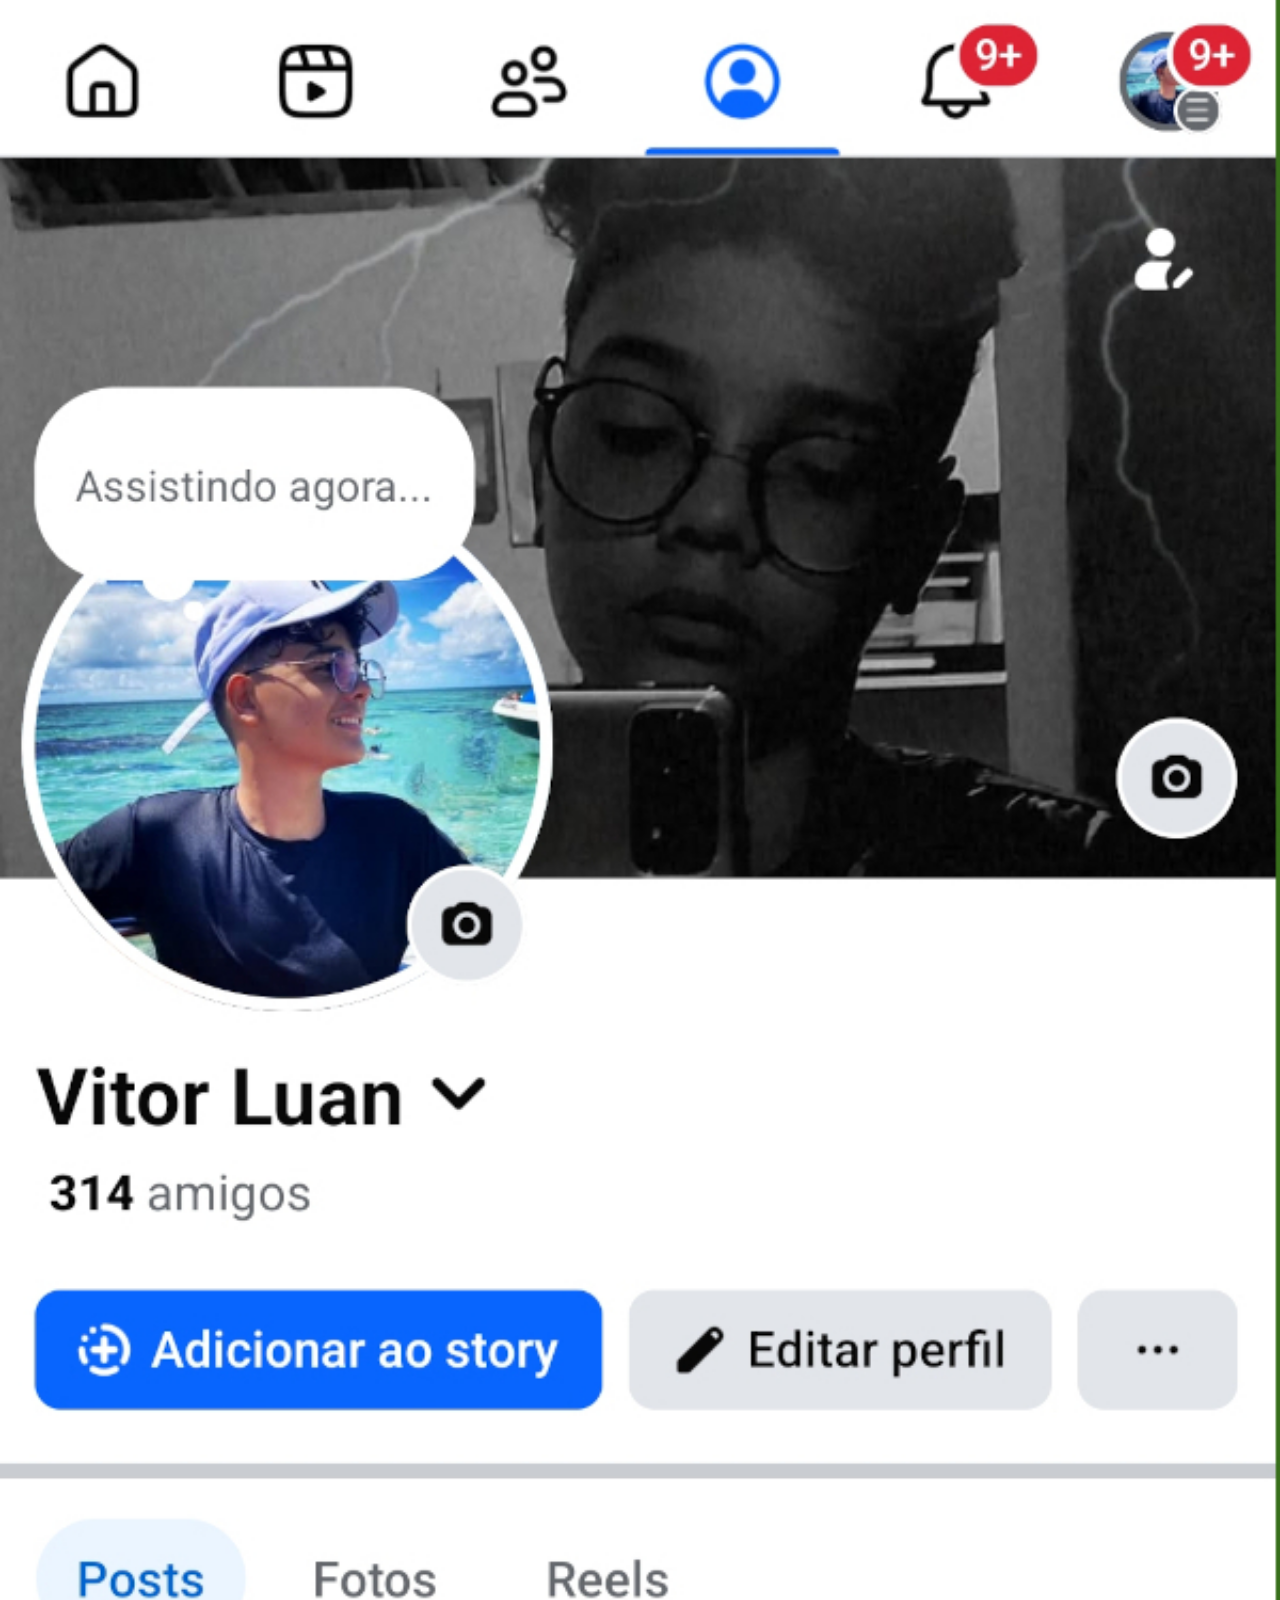
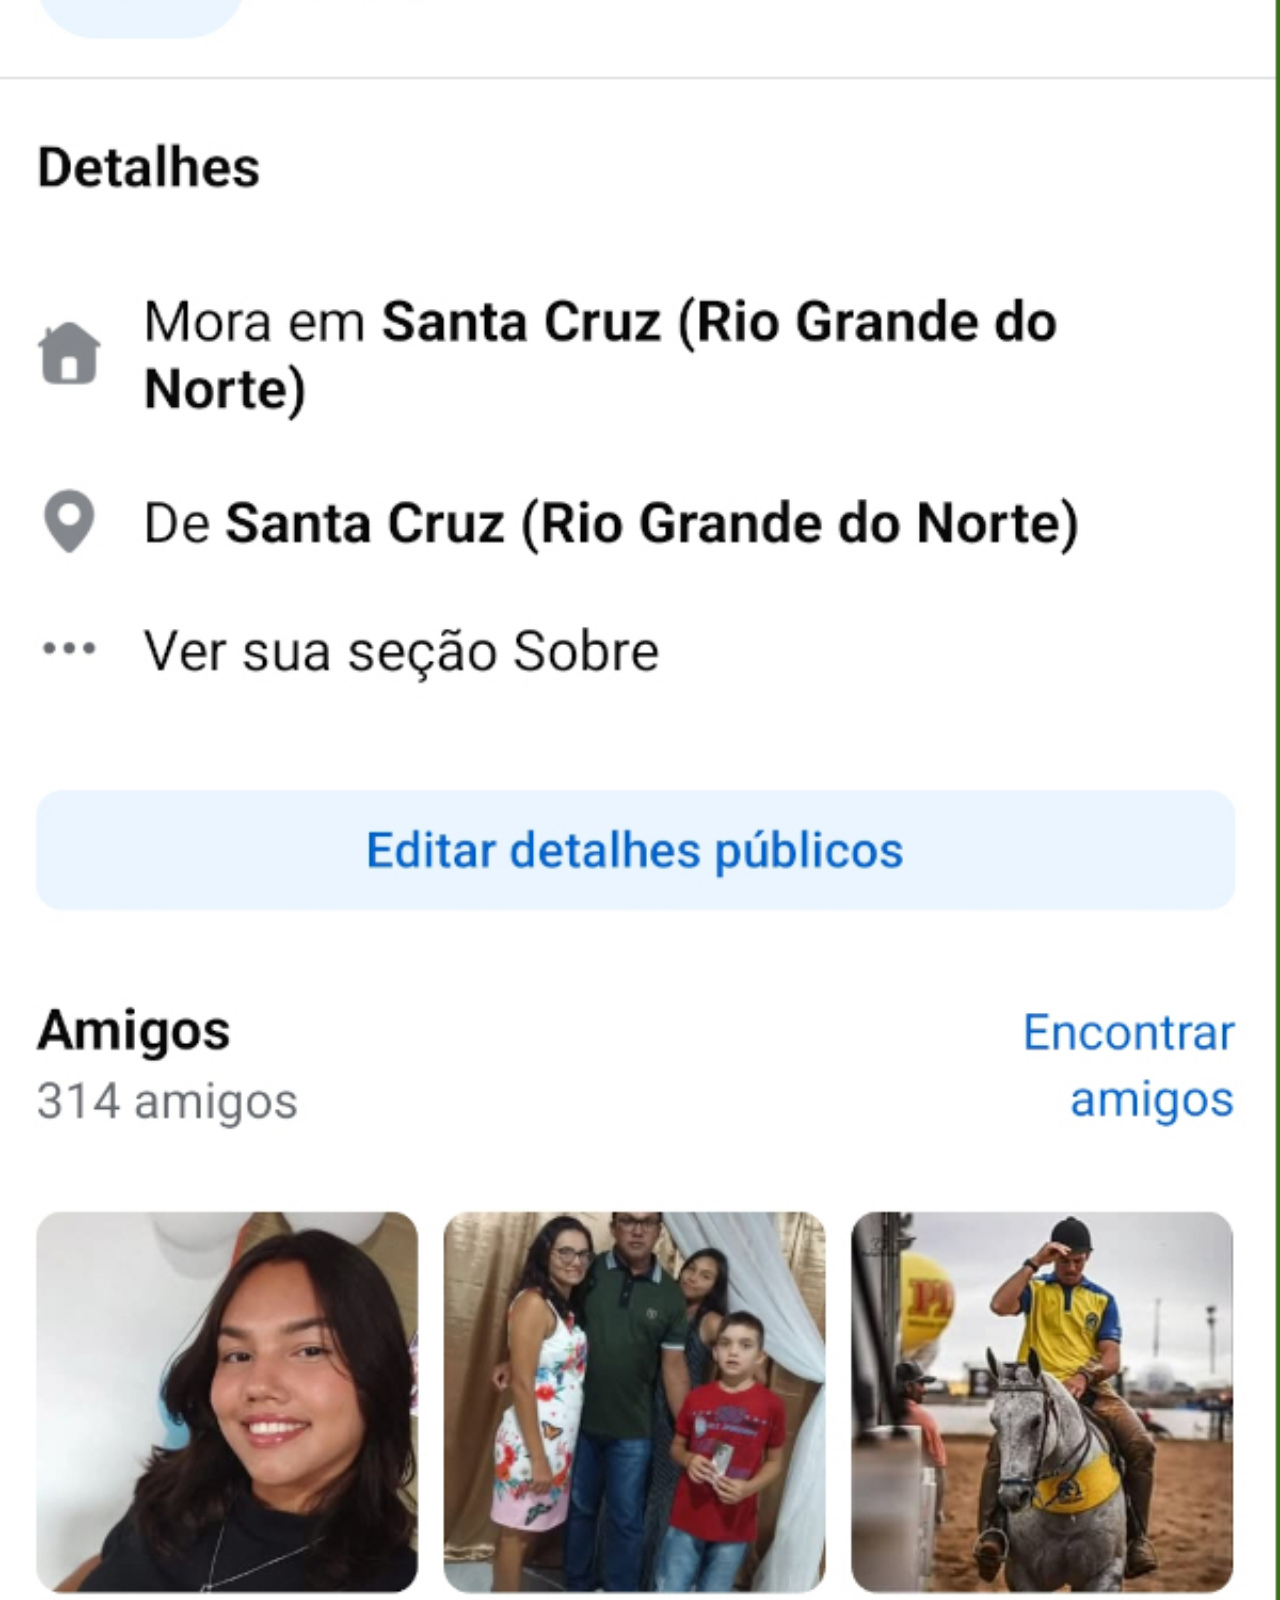
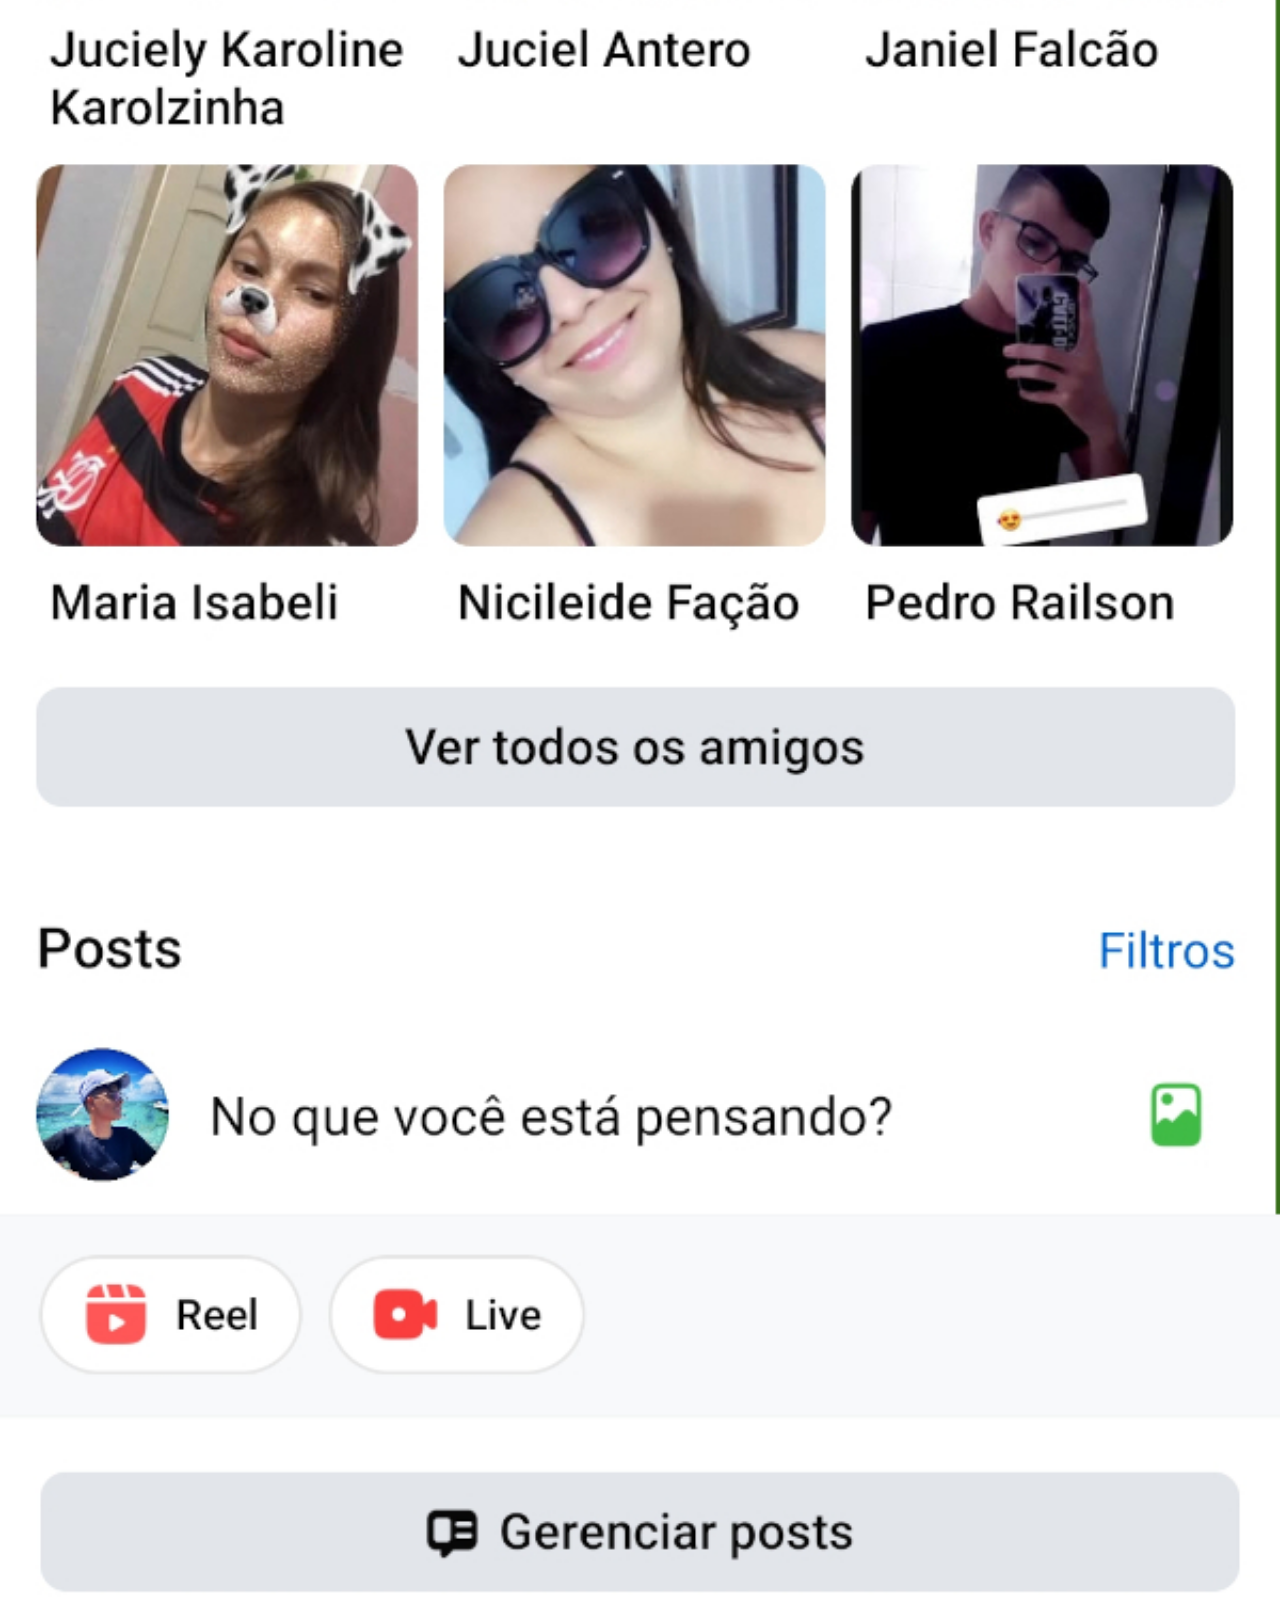
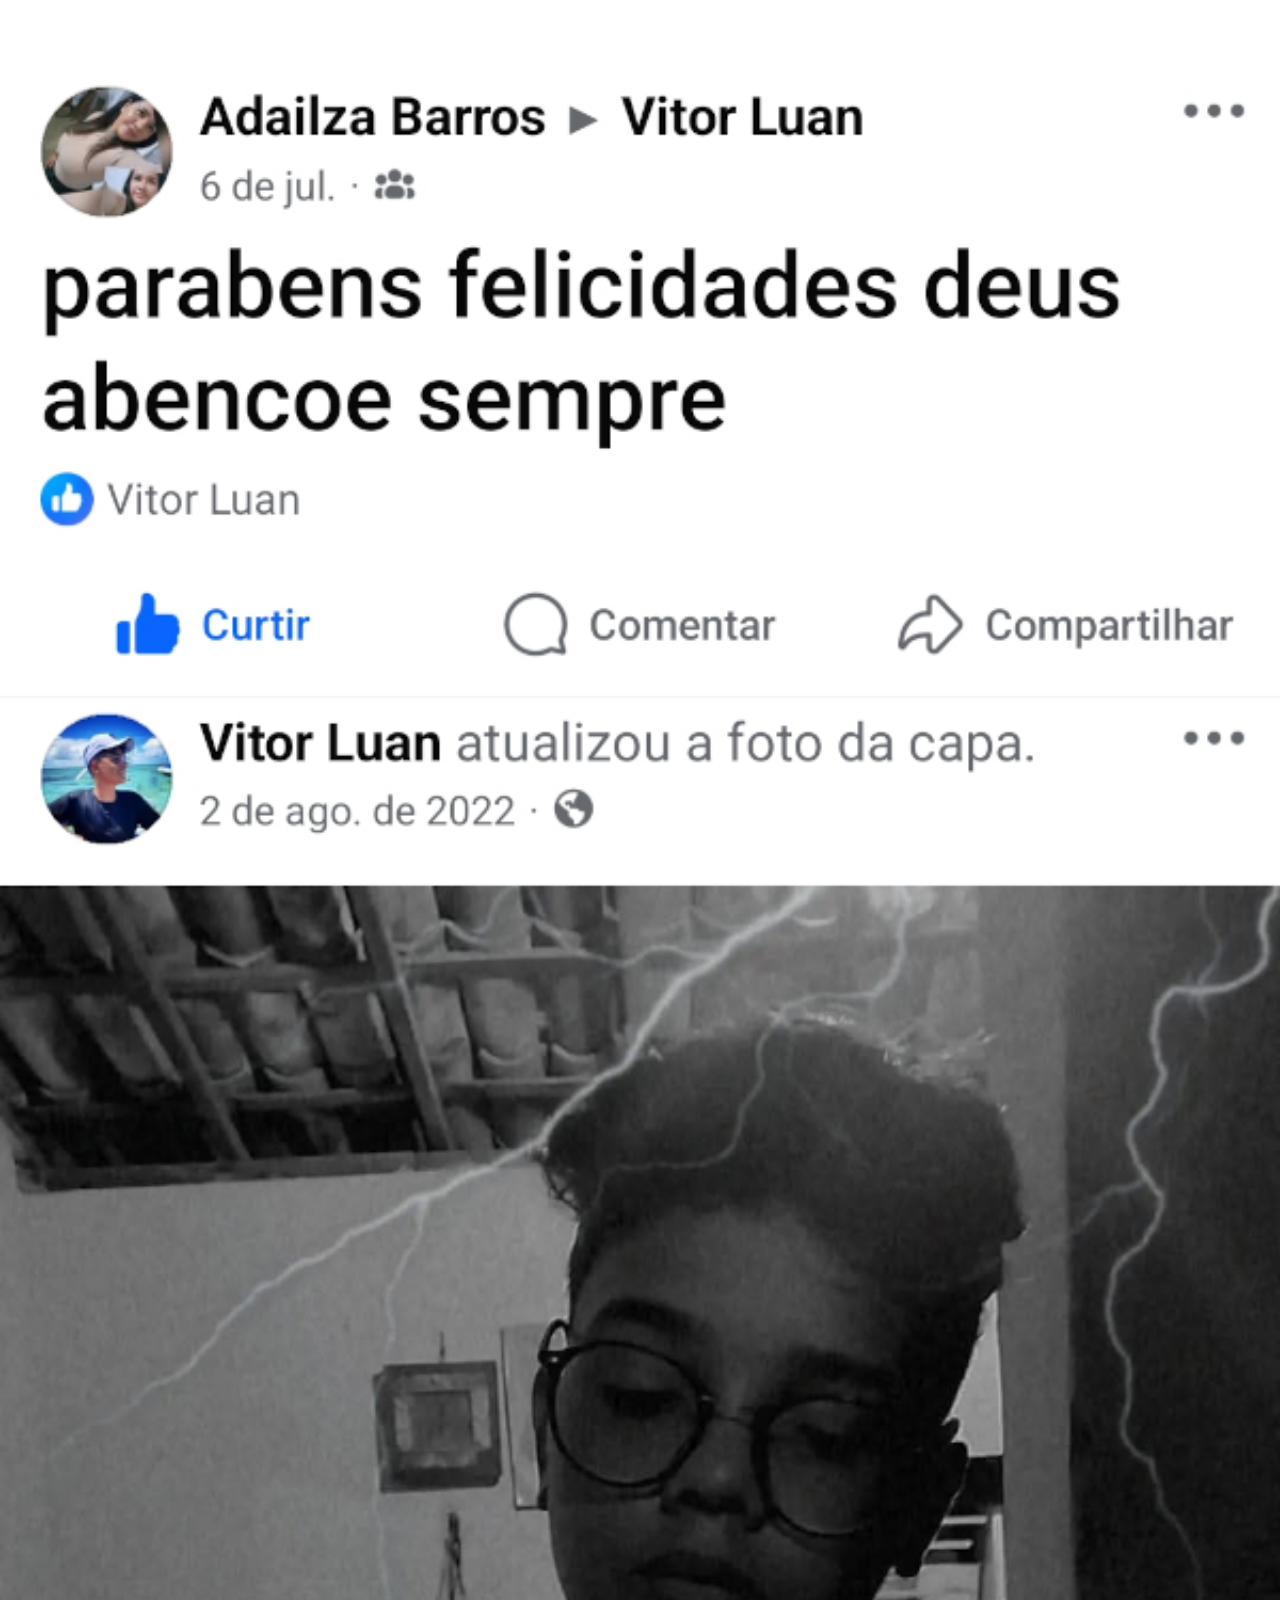
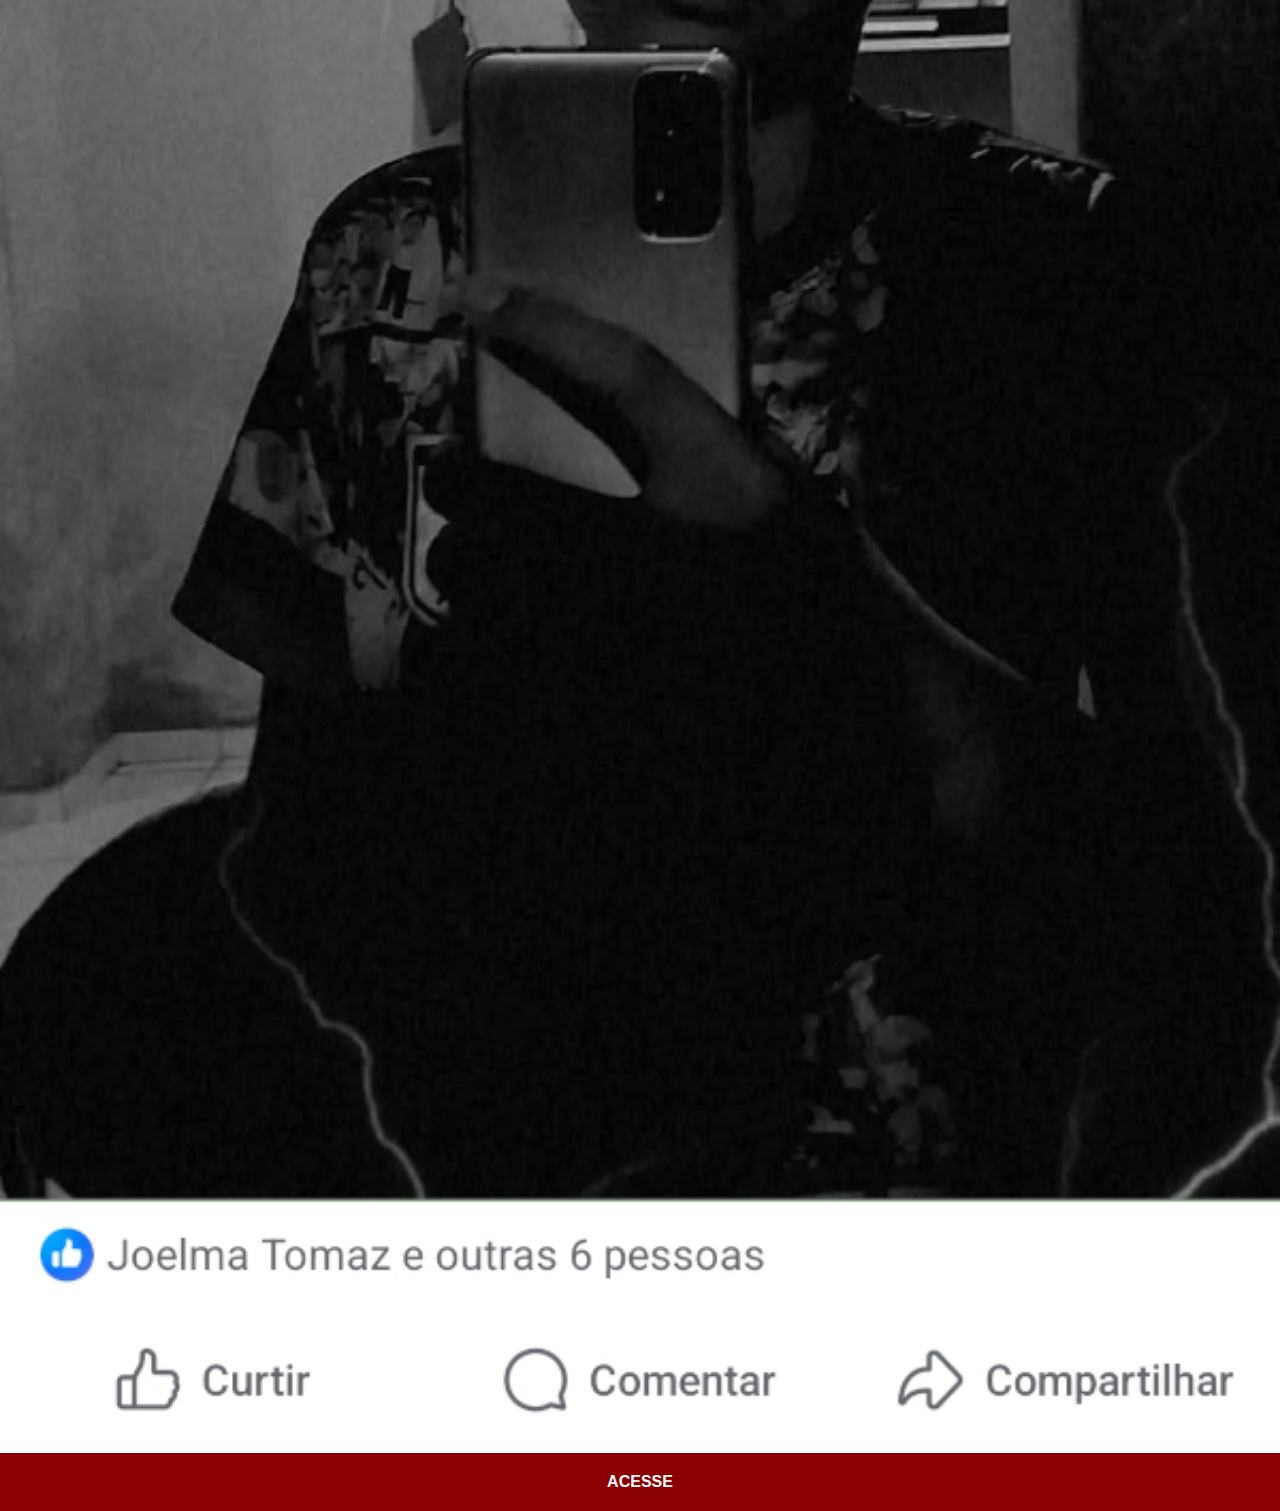
<file: facebook.html>
<!DOCTYPE html>
<html lang="pt-br">
<head>
    <meta charset="UTF-8">
    <meta name="viewport" content="width=device-width, initial-scale=1.0">
    <title>Facebook</title>
    <link rel="stylesheet" href="estilos/social.css">
</head>
<body>
    <img src="imagens/tela-facebook.jpg" alt="Tela do Facebook">
    <a href="https://www.facebook.com/gustavoguanabara?locale=pt_BR" target="_blank"> ACESSE</a>
</body>
</html>
</file>
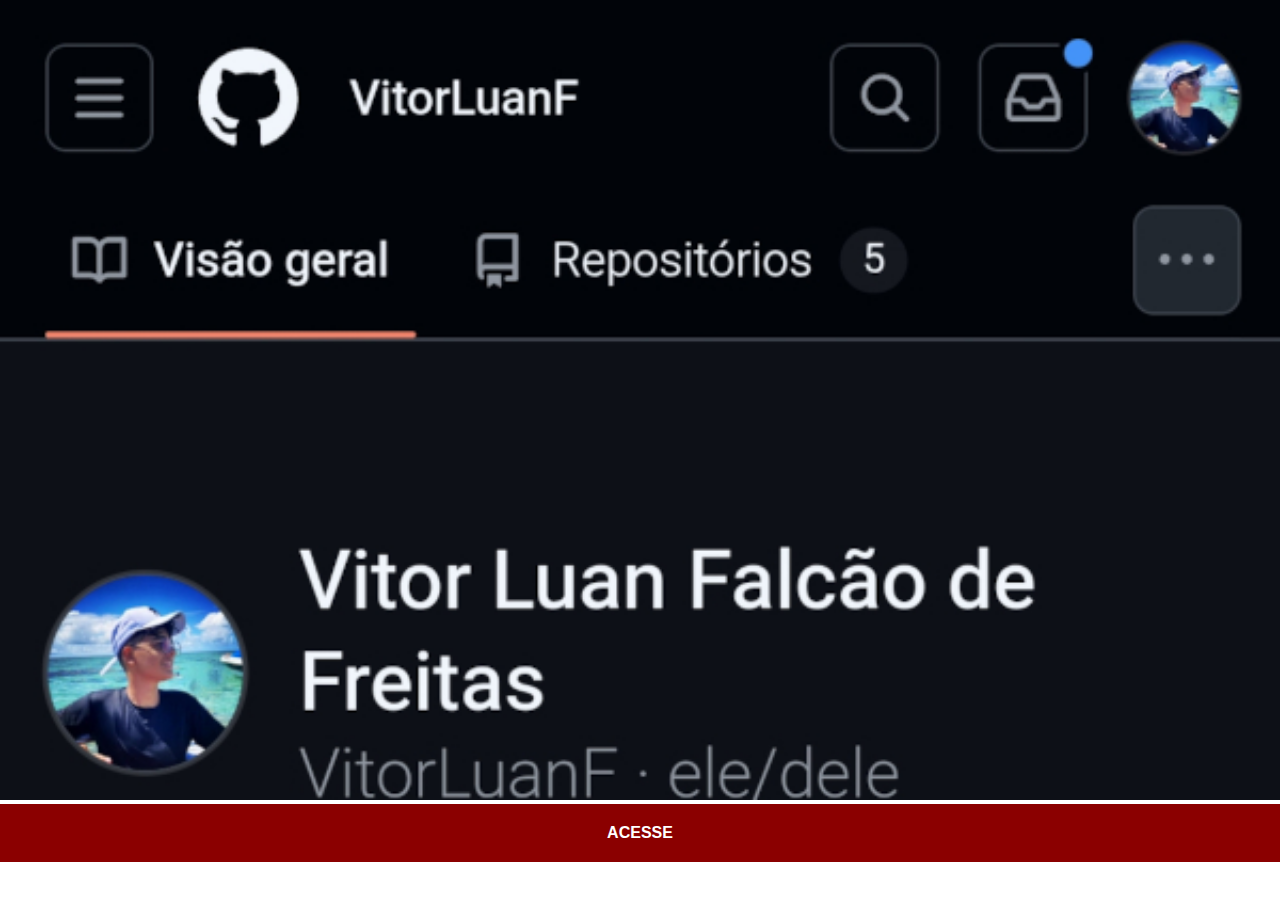
<file: github.html>
<!DOCTYPE html>
<html lang="pt-br">
<head>
    <meta charset="UTF-8">
    <meta name="viewport" content="width=device-width, initial-scale=1.0">
    <title>Github</title>
      <style>
        * {
            margin: 0px;
            padding: 0px;
            font-family: Arial, Helvetica, sans-serif;
        }
        main {
            padding-bottom: 800px;
            background: black url("imagens/tela-github.jpg") no-repeat center top;
            background-size: cover;
        }
        footer > a {
            text-align: center;
            color: white;
            font-weight: bold;
            text-decoration: none;
        }
        footer {
            margin-top: 4px;
            text-align: center;
            background-color: darkred;
            padding: 20px;
           
        }
        footer:hover {
            background-color: red;
        }
    </style>
</head>
<body>
    <main>
    </main>
    <footer>
        <a href="https://www.youtube.com/cursoemvideo" target="_blank"> ACESSE</a>
    </footer>
    
</body>
</html>
</file>
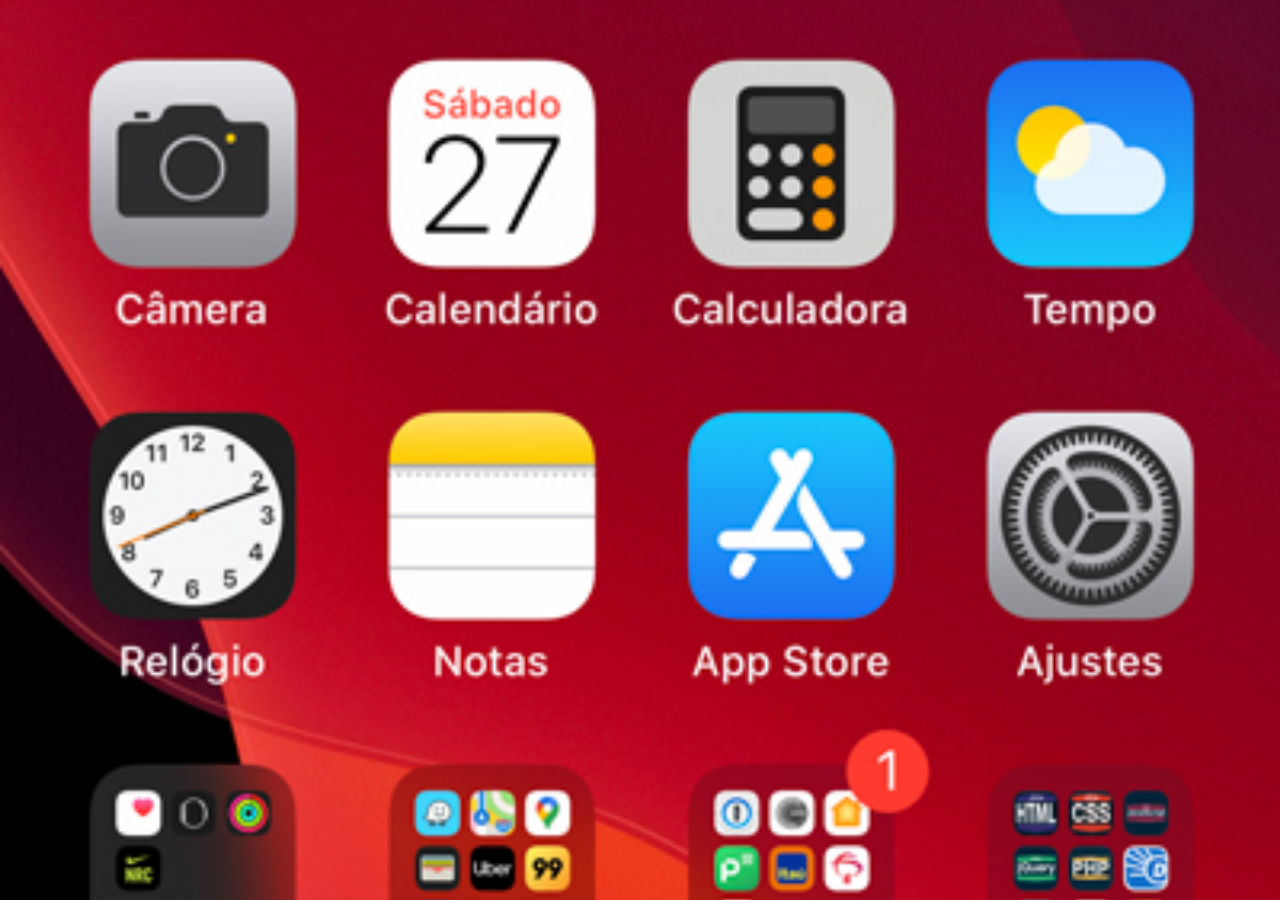
<file: home.html>
<!DOCTYPE html>
<html lang="pt-br">
<head>
    <meta charset="UTF-8">
    <meta name="viewport" content="width=device-width, initial-scale=1.0">
    <title>home</title>
    <style>
        * {
            margin: 0px;
            padding: 0px;
        }
        body {
            height: 100vh;
            width: 100vw;
            background: black url("imagens/tela-home.jpg") no-repeat top center;
            background-size: cover;
            
        }
    </style>
</head>
<body>
    
</body>
</html>
</file>
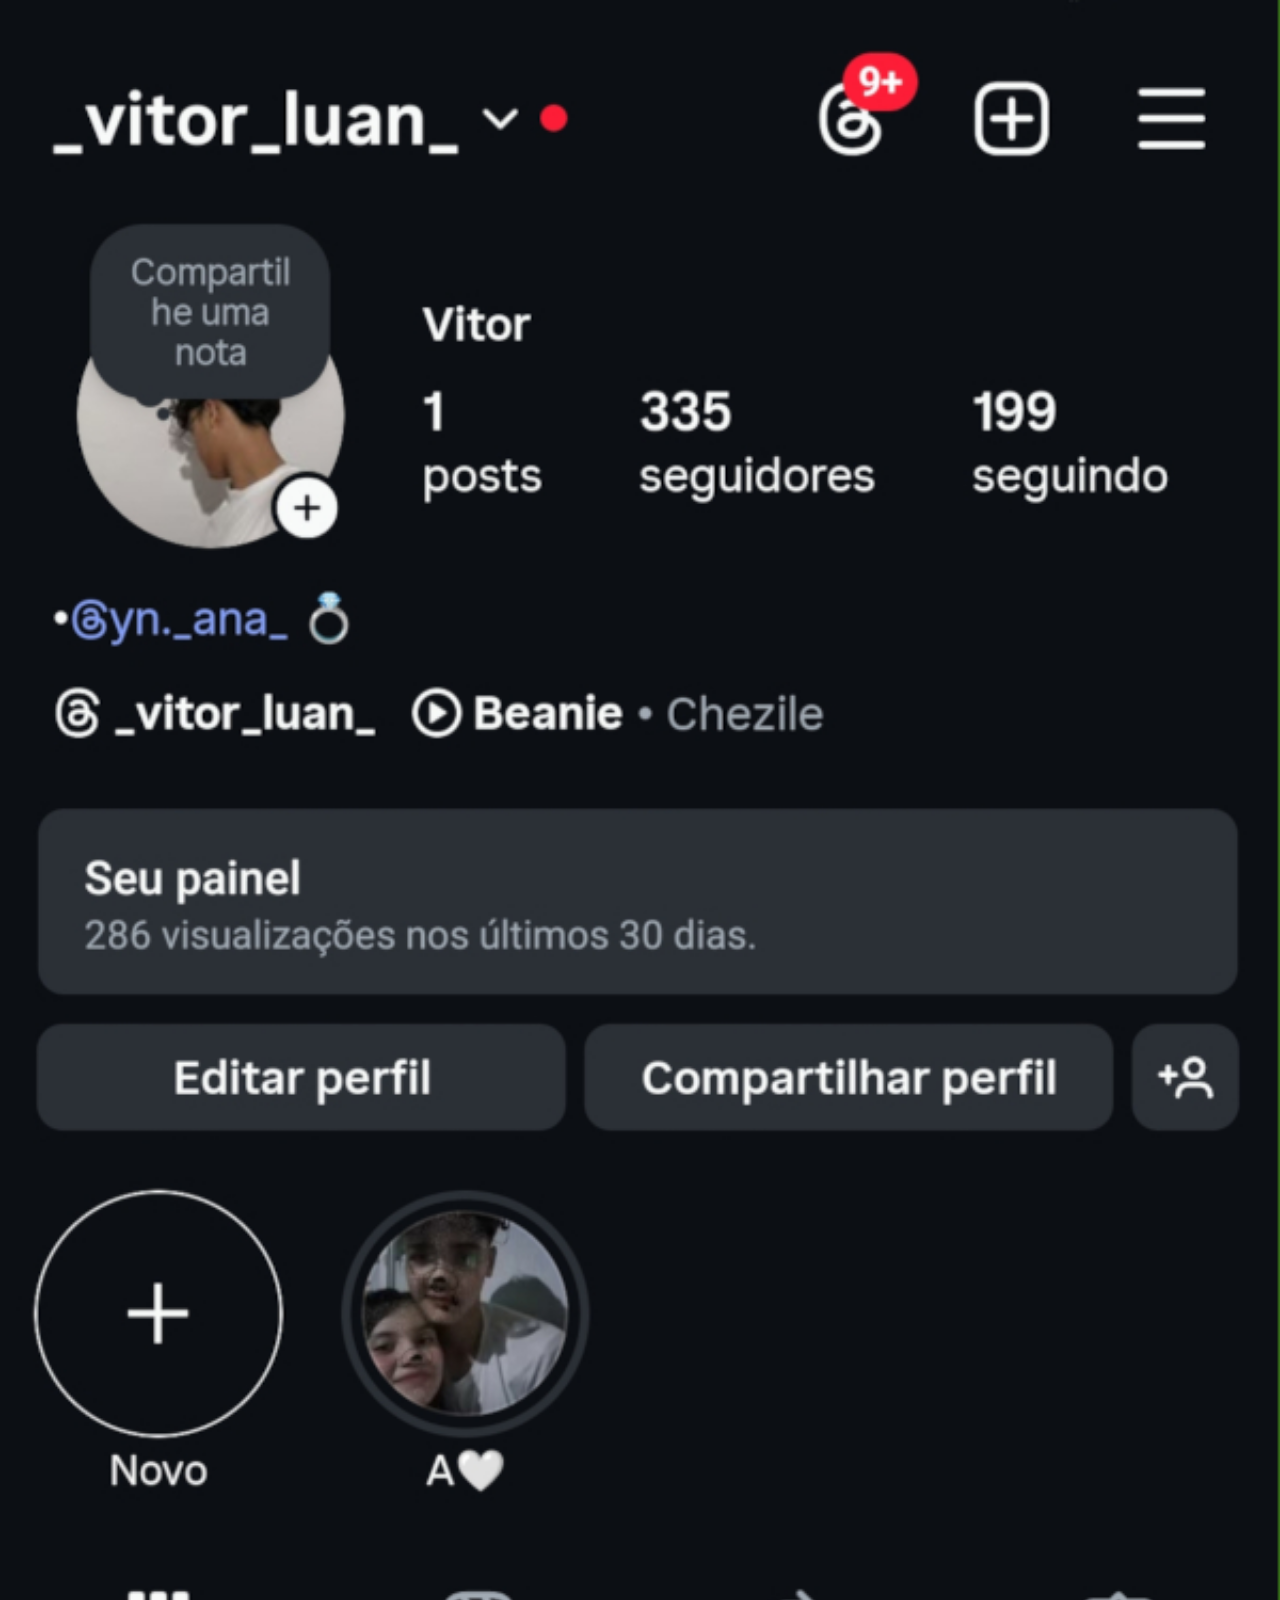
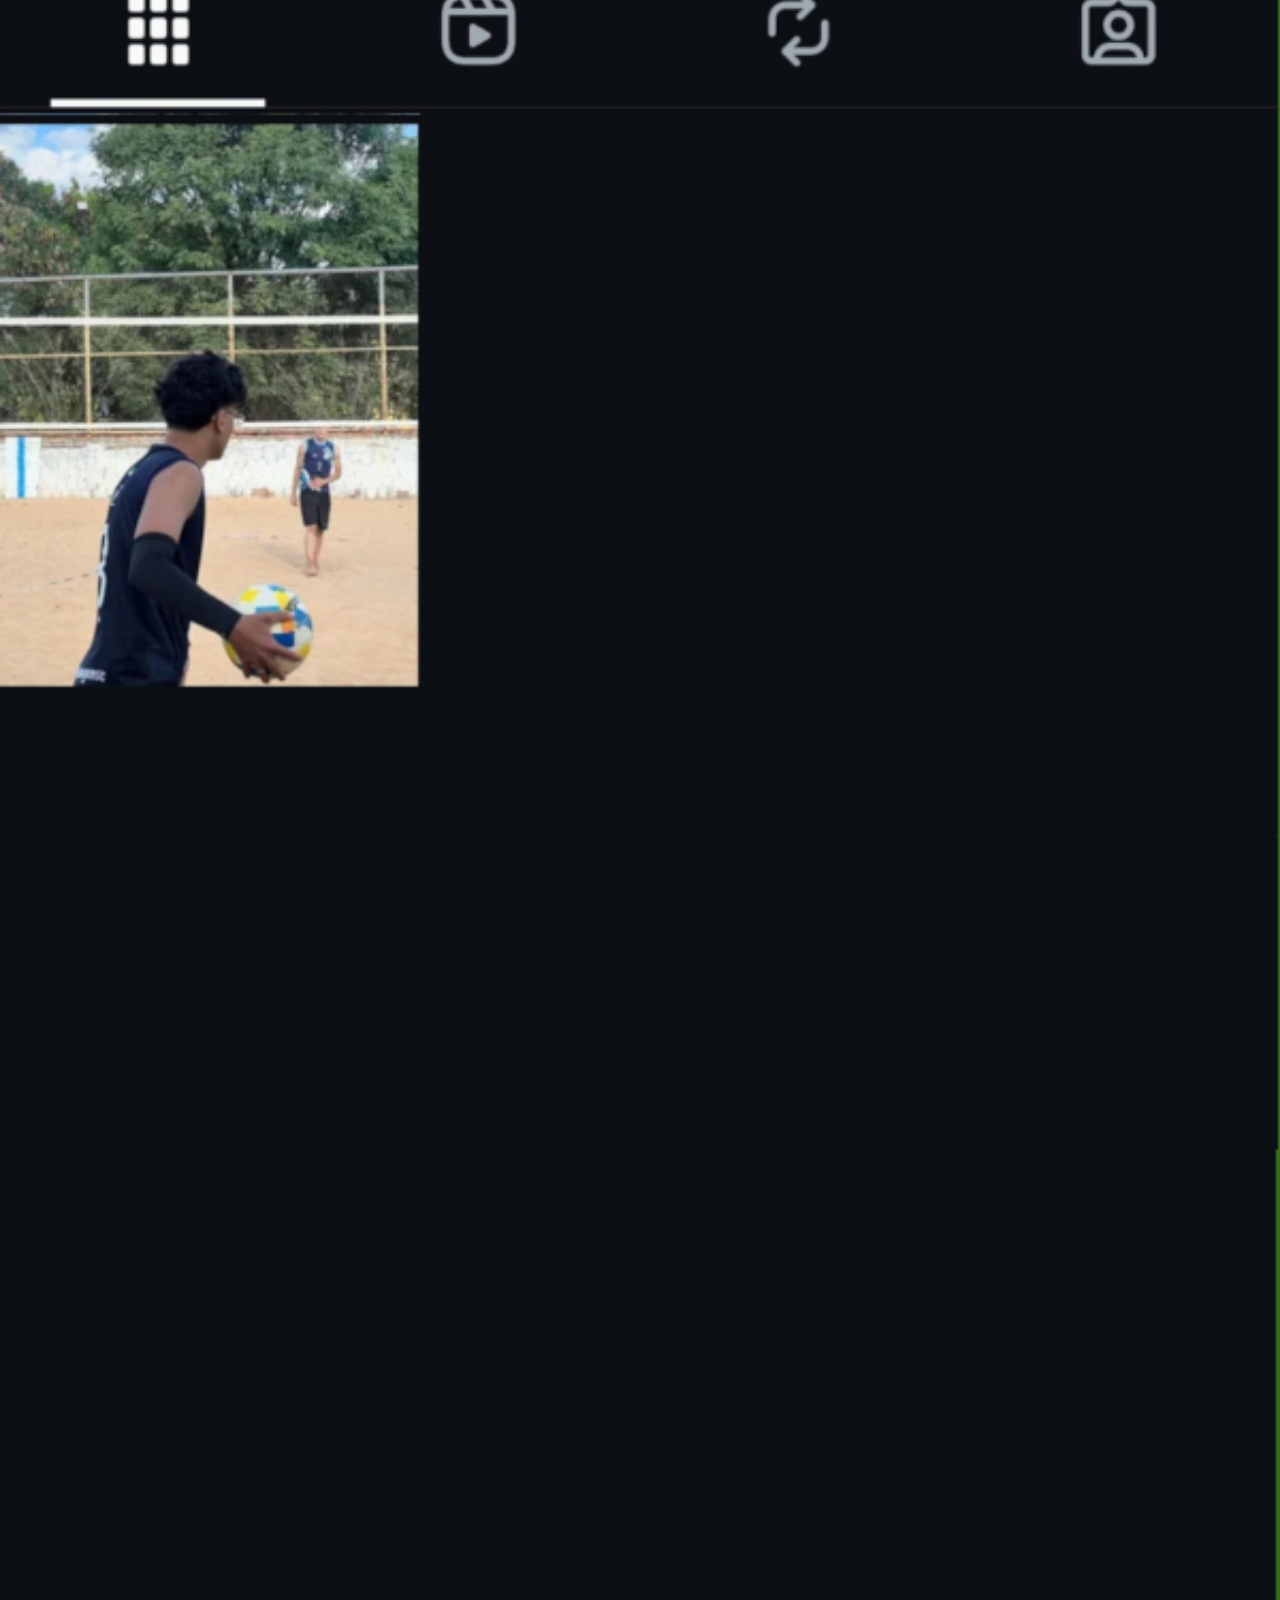
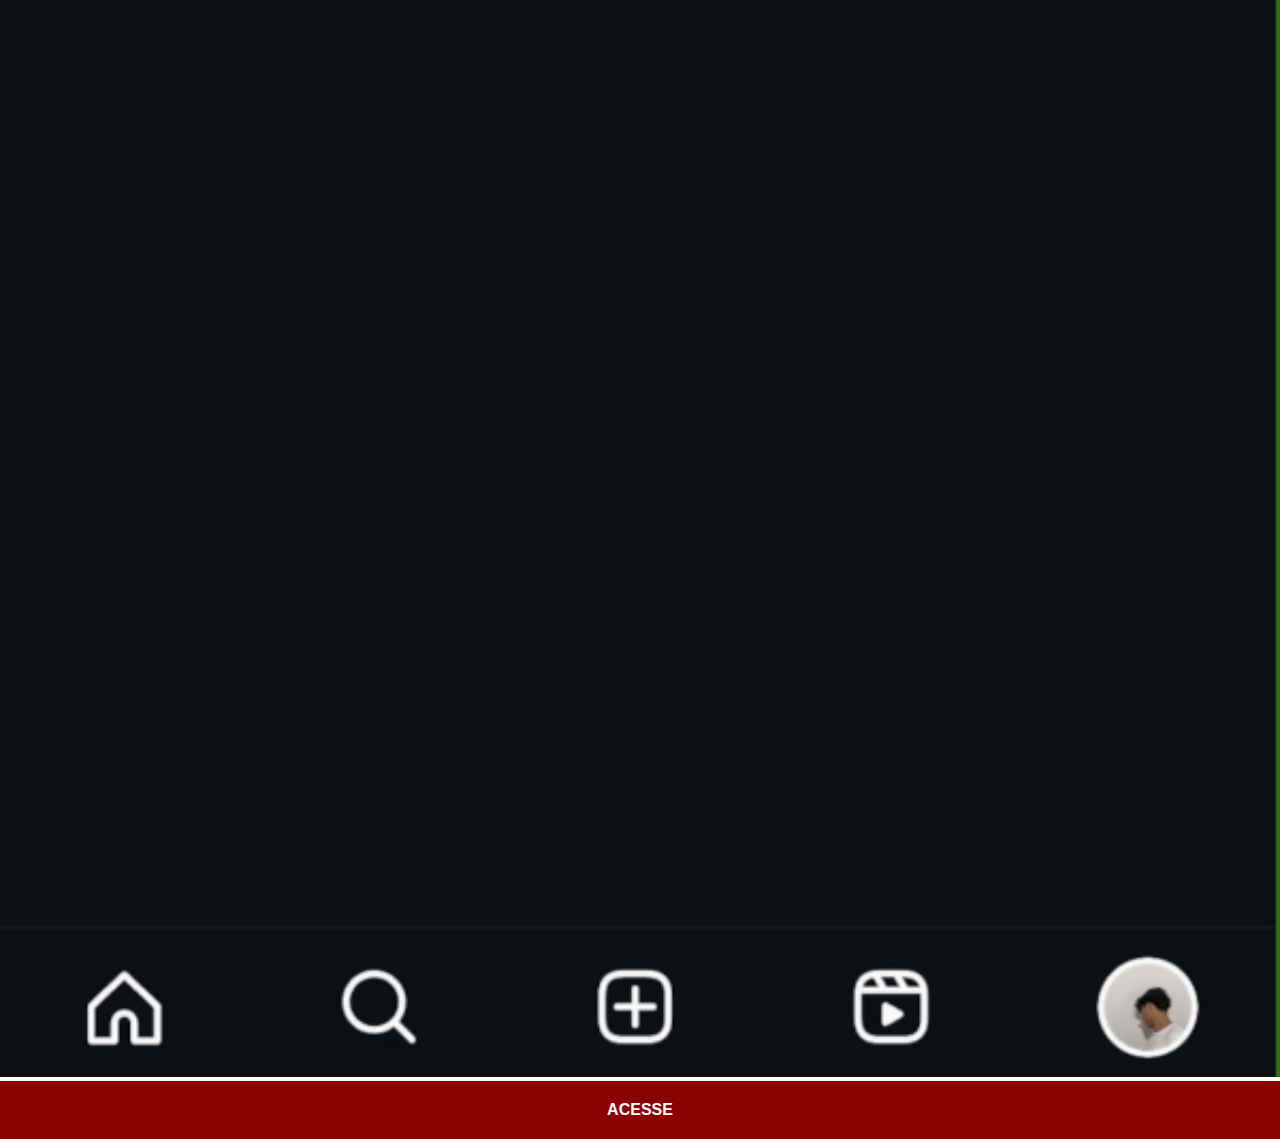
<file: instagram.html>
<!DOCTYPE html>
<html lang="pt-br">
<head>
    <meta charset="UTF-8">
    <meta name="viewport" content="width=device-width, initial-scale=1.0">
    <title>Instagram</title>
    <link rel="stylesheet" href="estilos/social.css">
</head>
<body>
    <img src="imagens/tela-instagram.jpg" alt="tela do Instagram">
    <a href="https://www.instagram.com/gustavoguanabara" target="_blank"> ACESSE</a>
</body>
</html>
</file>
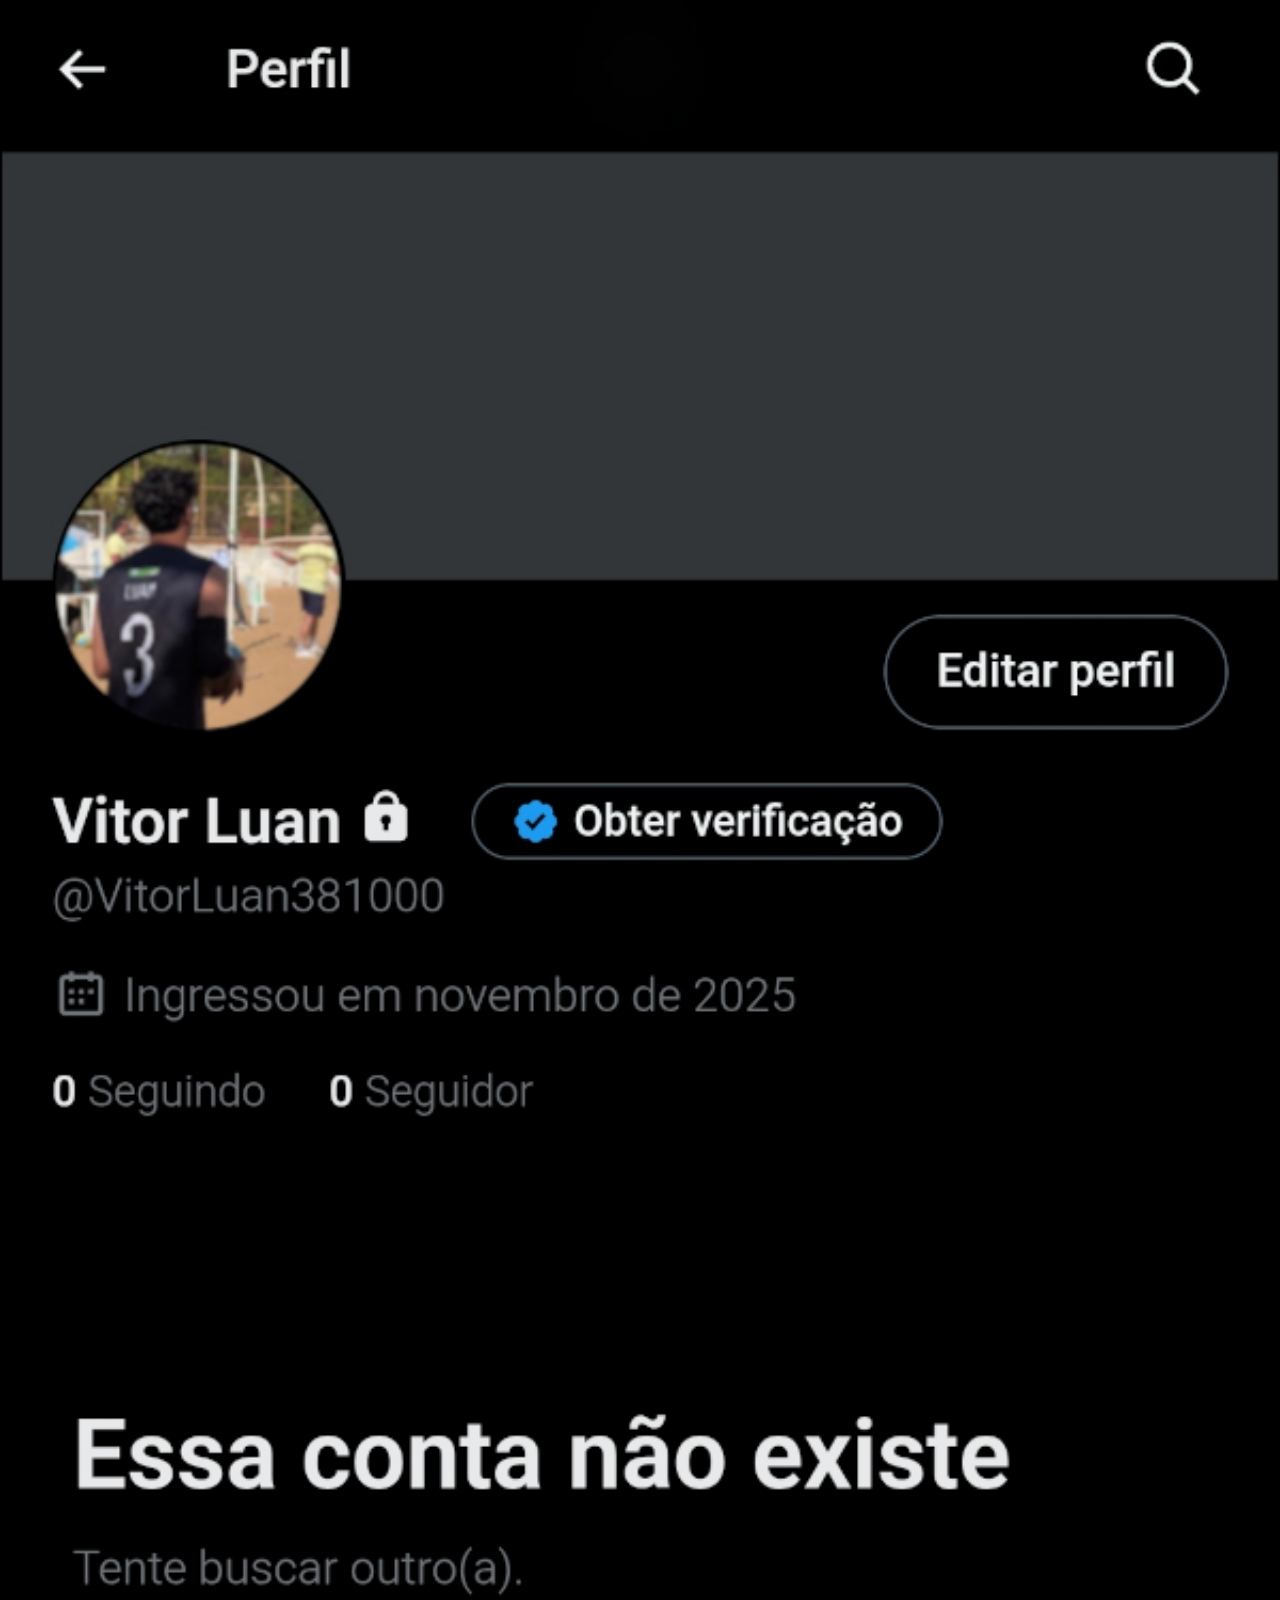
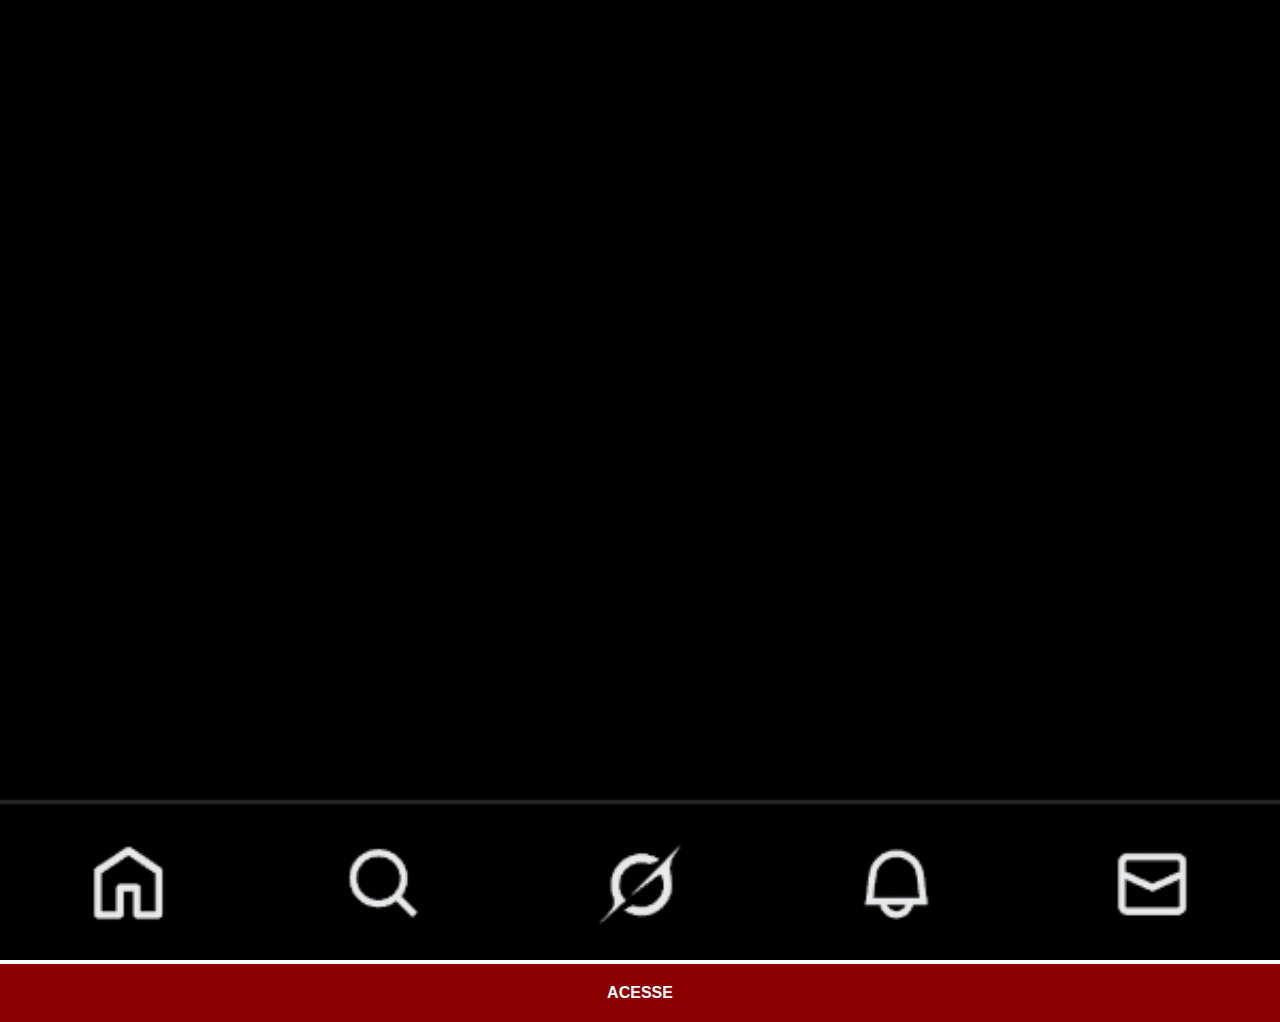
<file: twitter.html>
<!DOCTYPE html>
<html lang="pt-br">
<head>
    <meta charset="UTF-8">
    <meta name="viewport" content="width=device-width, initial-scale=1.0">
    <title>Twitter</title>
    <link rel="stylesheet" href="estilos/social.css">
</head>
<body>
    <img src="imagens/tela-twitter.jpg" alt="tela do twitter">
    <a href="https://x.com/guanabara" target="_blank">ACESSE</a>
</body>
</html>
</file>
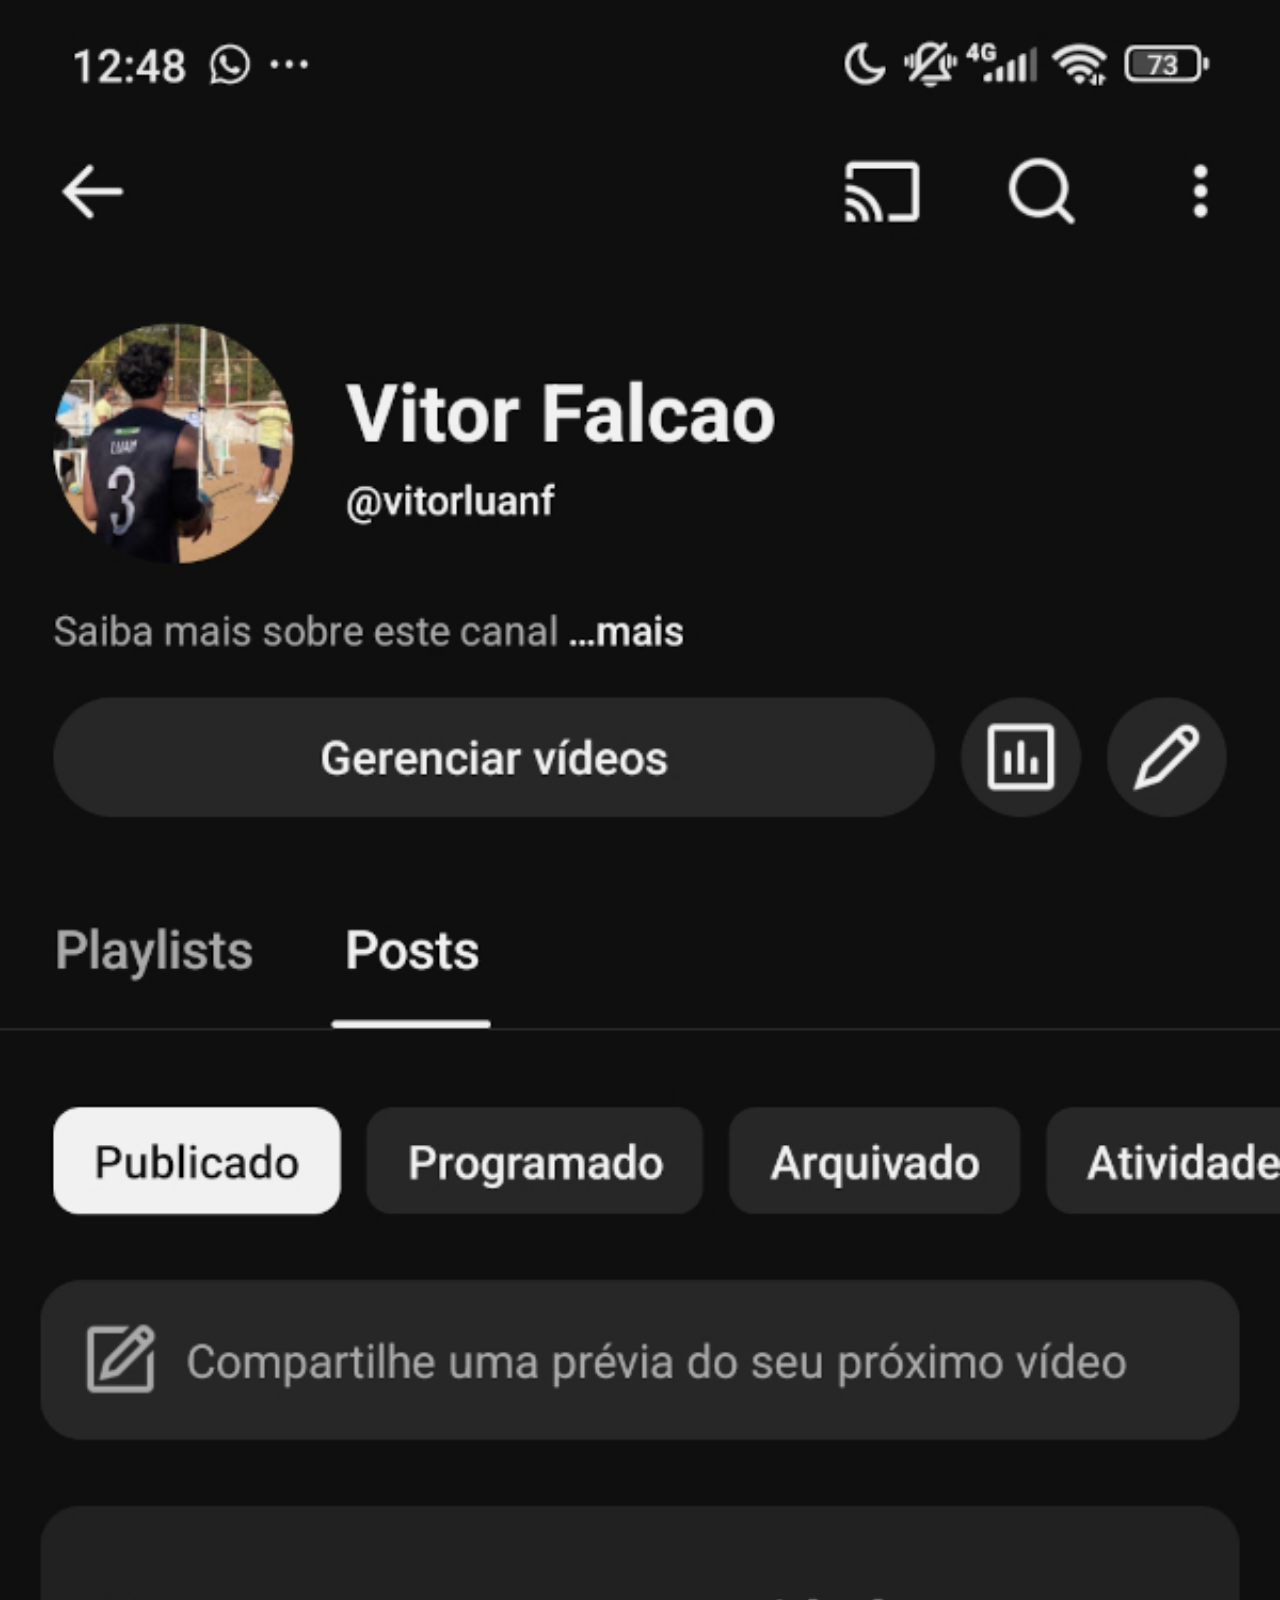
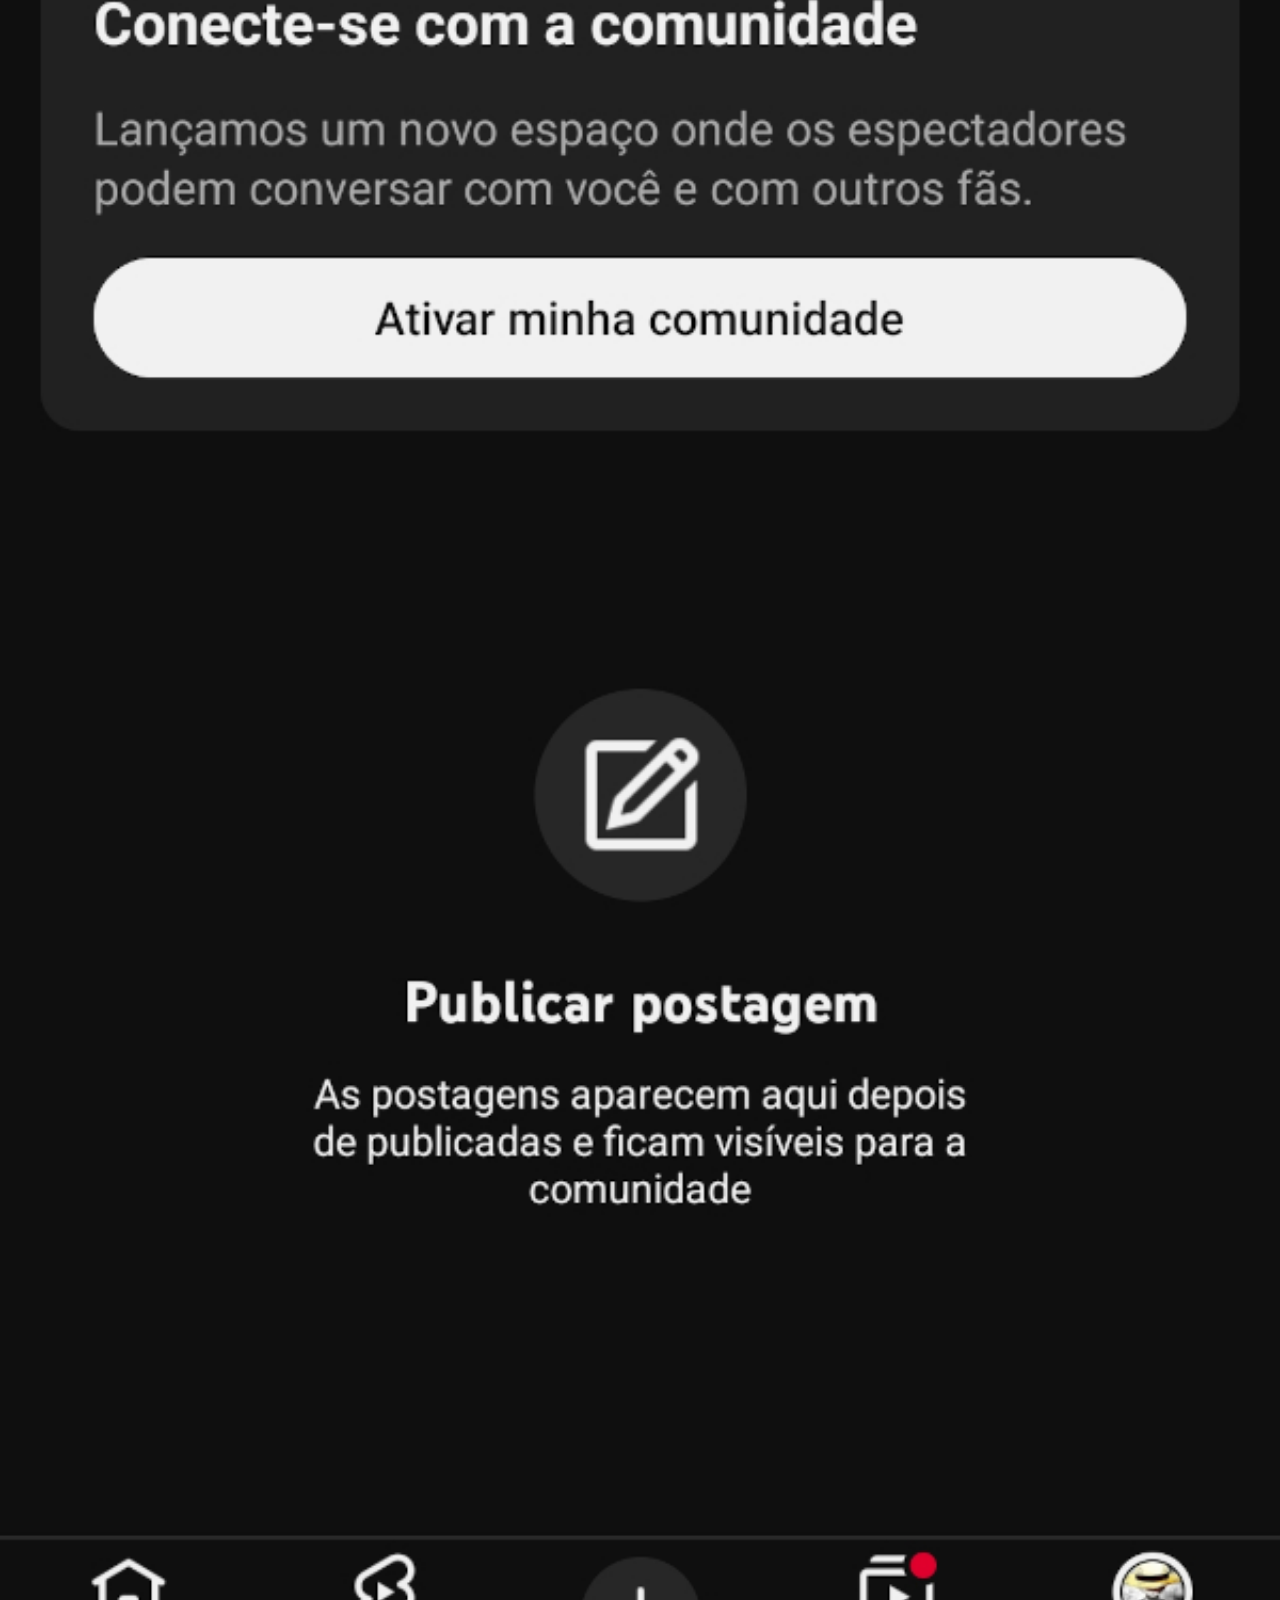
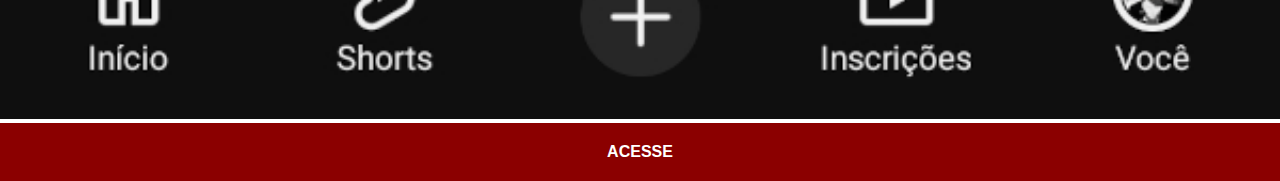
<file: youtube.html>
<!DOCTYPE html>
<html lang="pt-br">
<head>
    <meta charset="UTF-8">
    <meta name="viewport" content="width=device-width, initial-scale=1.0">
    <title>Youtube</title>
    <link rel="stylesheet" href="estilos/social.css">
</head>
<body>
    <img src="imagens/tela-youtube.jpg" alt="Tela do youtube">
    <a href="https://www.youtube.com/cursoemvideo" target="_blank"> ACESSE</a>
</body>
</html>
</file>
<file: estilos/social.css>
@charset "UTF-8" ;

* {
    margin: 0px;
    padding: 0px;
    font-family: Arial, Helvetica, sans-serif;
}

::-webkit-scrollbar {
    width: 0px;
    height: 0px;
}

img {
    width: 100vw;
}

a {
    display: block;
    background-color: darkred;
    color: white;
    padding: 20px;
    text-align: center;
    font-weight: bolder;
    text-decoration: none;
}

a:hover {
    background-color: red;
}
</file>
